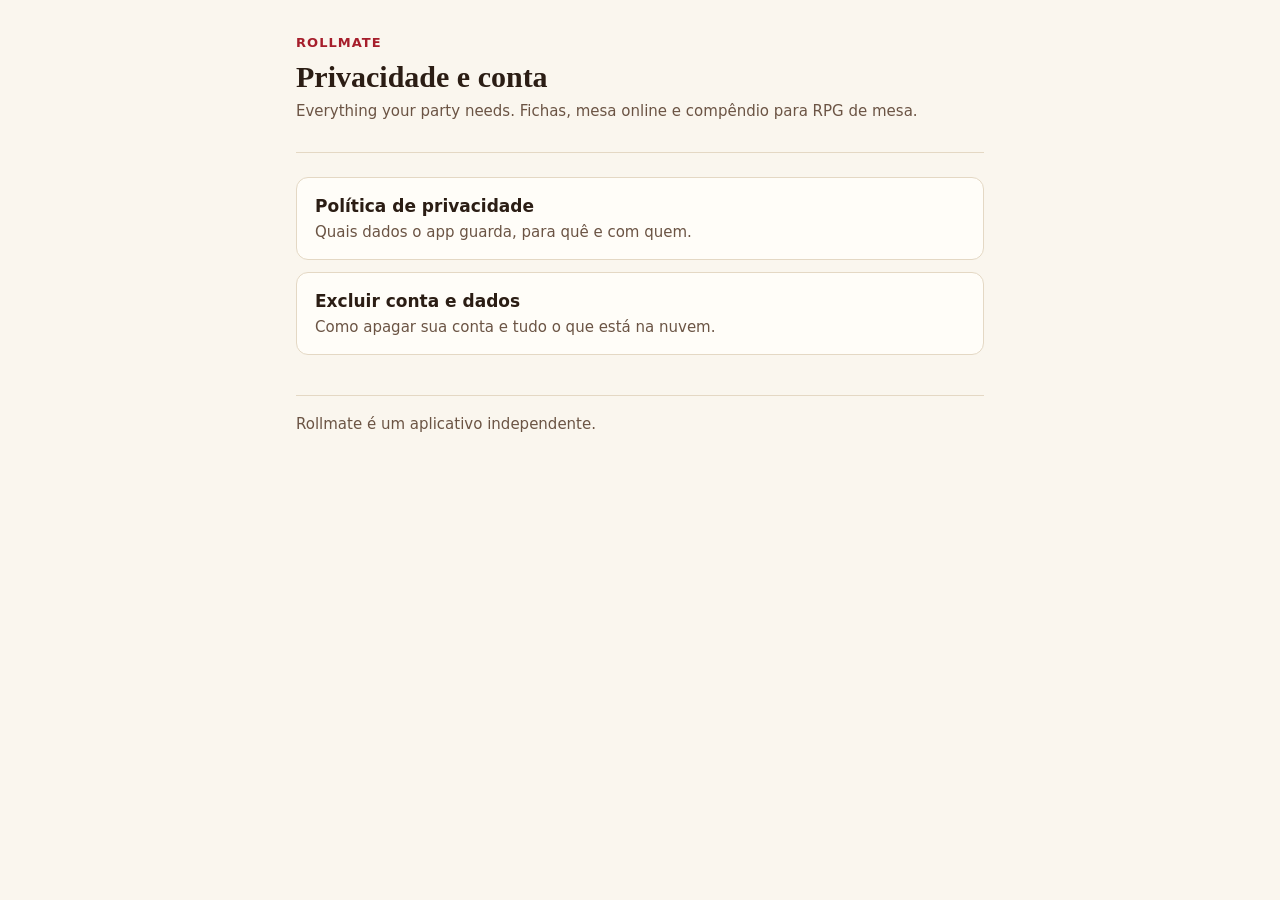
<file: index.html>
<!doctype html>
<html lang="pt-BR">
<head>
  <meta charset="utf-8">
  <meta name="viewport" content="width=device-width, initial-scale=1">
  <title>Rollmate — Termos e privacidade</title>
  <link rel="stylesheet" href="style.css">
</head>
<body>
<main>
  <header>
    <div class="eyebrow">Rollmate</div>
    <h1>Privacidade e conta</h1>
    <p class="muted">Everything your party needs. Fichas, mesa online e compêndio para RPG de mesa.</p>
  </header>
  <nav class="links">
    <a href="privacidade.html">Política de privacidade<span>Quais dados o app guarda, para quê e com quem.</span></a>
    <a href="excluir-conta.html">Excluir conta e dados<span>Como apagar sua conta e tudo o que está na nuvem.</span></a>
  </nav>
  <footer class="muted">Rollmate é um aplicativo independente.</footer>
</main>
</body>
</html>
</file>
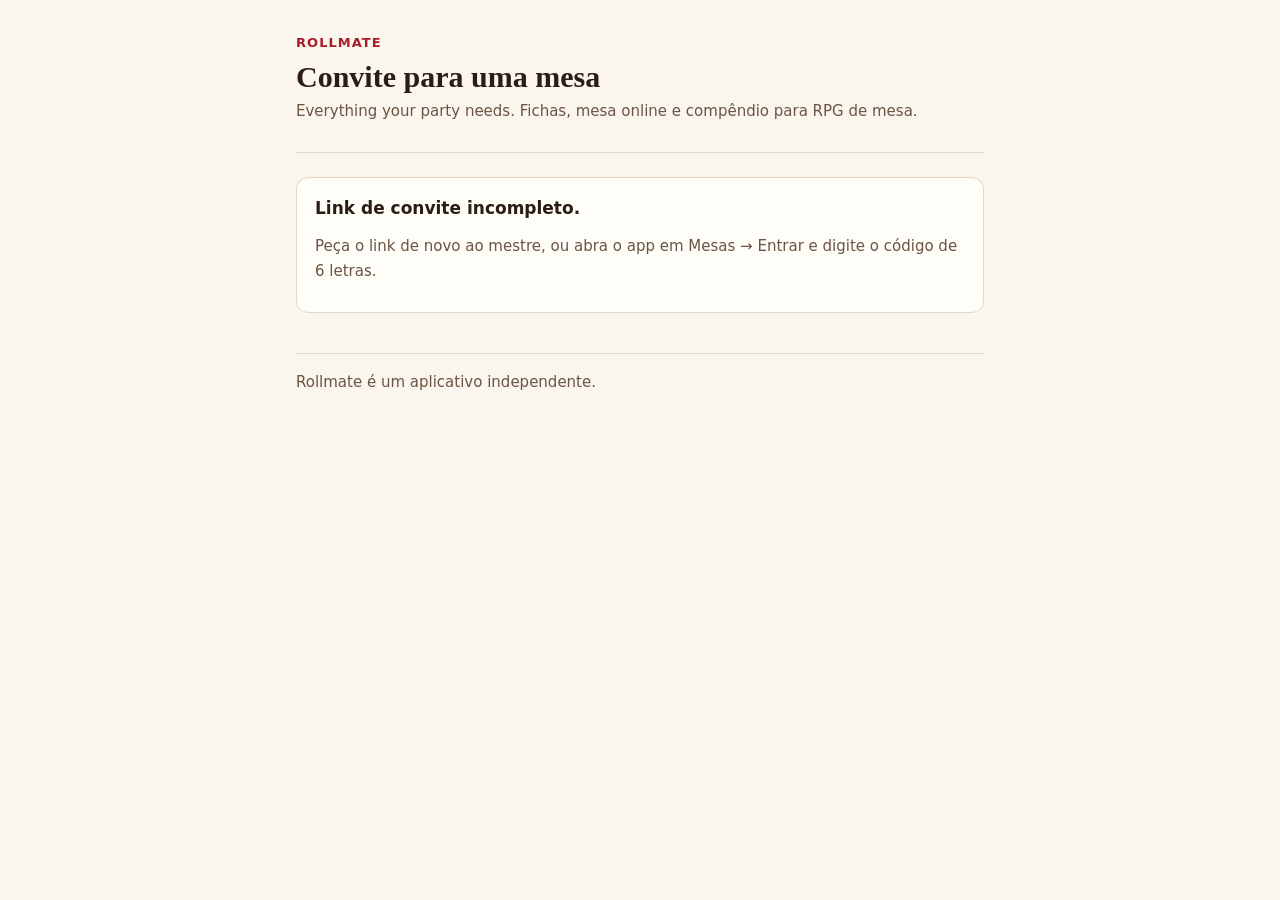
<file: mesa/index.html>
<!doctype html>
<html lang="pt-BR">
<head>
  <meta charset="utf-8">
  <meta name="viewport" content="width=device-width, initial-scale=1">
  <meta name="robots" content="noindex">
  <title>Convite para a mesa — Rollmate</title>
  <meta property="og:title" content="Convite para uma mesa no Rollmate">
  <meta property="og:description" content="Toque para entrar na mesa pelo app Rollmate.">
  <link rel="stylesheet" href="../style.css">
  <style>
    .invite { text-align: center; }
    .code { font: 700 40px/1.1 ui-monospace, 'Cascadia Mono', Consolas, monospace; letter-spacing: 0.18em; margin: 8px 0 4px; }
    .actions { display: flex; flex-direction: column; gap: 10px; margin: 20px 0 8px; }
    .btn { display: block; border-radius: 12px; padding: 14px 18px; font: 600 17px/1.2 system-ui, sans-serif; text-decoration: none; text-align: center; border: 1px solid var(--line); background: var(--surface); color: var(--text); cursor: pointer; }
    .box .btn { display: inline-block; margin: 10px auto 0; }
    .btn-primary { background: var(--accent); border-color: var(--accent); color: #fff; }
    ol { text-align: left; }
    [hidden] { display: none !important; }
  </style>
</head>
<body>
<main>
  <header>
    <div class="eyebrow">Rollmate</div>
    <h1>Convite para uma mesa</h1>
    <p class="muted">Everything your party needs. Fichas, mesa online e compêndio para RPG de mesa.</p>
  </header>

  <section id="ok" class="invite" hidden>
    <p>Seu mestre convidou você para a mesa. Código do convite:</p>
    <div class="box">
      <div class="code" id="code"></div>
      <button type="button" class="btn" id="copy">Copiar código</button>
    </div>
    <div class="actions">
      <a class="btn btn-primary" id="open" href="#">Abrir no app</a>
      <a class="btn" href="https://play.google.com/store/apps/details?id=com.rollmate.app">Instalar o app (Google Play)</a>
    </div>
    <h2>Não abriu?</h2>
    <ol>
      <li>Instale o app Rollmate e entre na sua conta (e-mail ou Google).</li>
      <li>Toque em <strong>Abrir no app</strong> de novo, ou abra o app em <strong>Mesas → Entrar</strong> e digite o código acima.</li>
    </ol>
  </section>

  <section id="bad" hidden>
    <div class="box">
      <p><strong>Link de convite incompleto.</strong></p>
      <p class="muted">Peça o link de novo ao mestre, ou abra o app em Mesas → Entrar e digite o código de 6 letras.</p>
    </div>
  </section>

  <footer class="muted">Rollmate é um aplicativo independente.</footer>
</main>
<script>
  (function () {
    var params = new URLSearchParams(location.search);
    var code = (params.get('c') || '').toUpperCase().replace(/\s/g, '');
    if (!/^[A-Z0-9]{6}$/.test(code)) {
      document.getElementById('bad').hidden = false;
      return;
    }
    document.getElementById('ok').hidden = false;
    document.getElementById('code').textContent = code;

    // Android: intent com volta para esta página (sem nova tentativa) se o app não estiver instalado
    var android = /Android/i.test(navigator.userAgent);
    var back = location.origin + location.pathname + '?c=' + code + '&app=0';
    var appUrl = android
      ? 'intent://mesa?c=' + code + '#Intent;scheme=rollmate;package=com.rollmate.app;S.browser_fallback_url=' + encodeURIComponent(back) + ';end'
      : 'rollmate://mesa?c=' + code;
    document.getElementById('open').href = appUrl;

    document.getElementById('copy').addEventListener('click', function () {
      var btn = this;
      navigator.clipboard.writeText(code).then(function () {
        btn.textContent = 'Código copiado';
      }, function () {
        btn.textContent = 'Selecione e copie: ' + code;
      });
    });

    // Primeira visita no Android: tenta abrir o app sozinho
    if (android && params.get('app') !== '0') location.href = appUrl;
  })();
</script>
</body>
</html>
</file>
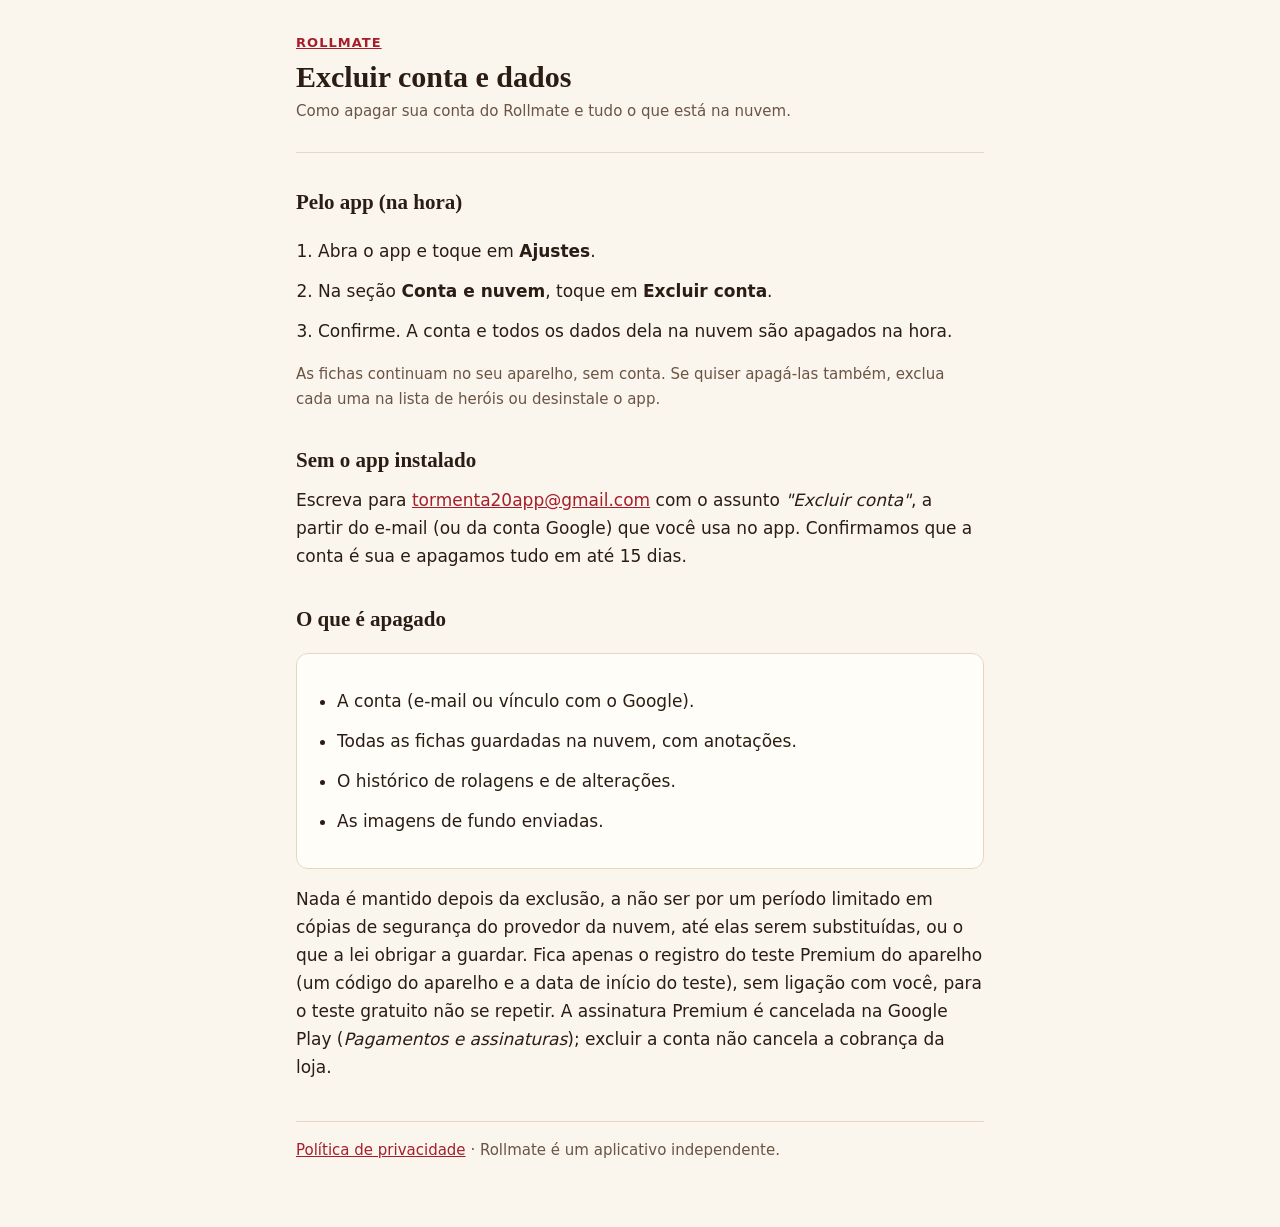
<file: excluir-conta.html>
<!doctype html>
<html lang="pt-BR">

<head>
  <meta charset="utf-8">
  <meta name="viewport" content="width=device-width, initial-scale=1">
  <title>Excluir conta — Rollmate</title>
  <link rel="stylesheet" href="style.css">
</head>

<body>
  <main>
    <header>
      <div class="eyebrow"><a href="index.html">Rollmate</a></div>
      <h1>Excluir conta e dados</h1>
      <p class="muted">Como apagar sua conta do Rollmate e tudo o que está na nuvem.</p>
    </header>

    <h2>Pelo app (na hora)</h2>
    <ol>
      <li>Abra o app e toque em <strong>Ajustes</strong>.</li>
      <li>Na seção <strong>Conta e nuvem</strong>, toque em <strong>Excluir conta</strong>.</li>
      <li>Confirme. A conta e todos os dados dela na nuvem são apagados na hora.</li>
    </ol>
    <p class="muted">
      As fichas continuam no seu aparelho, sem conta. Se quiser apagá-las também, exclua cada uma na lista de heróis ou
      desinstale o app.
    </p>

    <h2>Sem o app instalado</h2>
    <p>
      Escreva para <a href="mailto:tormenta20app@gmail.com?subject=Excluir%20conta">tormenta20app@gmail.com</a> com o
      assunto
      <em>"Excluir conta"</em>, a partir do e-mail (ou da conta Google) que você usa no app. Confirmamos que a conta é
      sua e
      apagamos tudo em até 15 dias.
    </p>

    <h2>O que é apagado</h2>
    <div class="box">
      <ul>
        <li>A conta (e-mail ou vínculo com o Google).</li>
        <li>Todas as fichas guardadas na nuvem, com anotações.</li>
        <li>O histórico de rolagens e de alterações.</li>
        <li>As imagens de fundo enviadas.</li>
      </ul>
    </div>
    <p>
      Nada é mantido depois da exclusão, a não ser por um período limitado em cópias de segurança do provedor da nuvem,
      até elas serem substituídas, ou o que a lei obrigar a guardar. Fica apenas o registro do teste Premium do aparelho
      (um código do aparelho e a data de início do teste), sem ligação com você, para o teste gratuito não se repetir.
      A assinatura Premium é cancelada na Google Play (<em>Pagamentos e assinaturas</em>); excluir a conta não cancela a
      cobrança da loja.
    </p>

    <footer class="muted">
      <a href="privacidade.html">Política de privacidade</a> ·
      Rollmate é um aplicativo independente.
    </footer>
  </main>
</body>

</html>
</file>
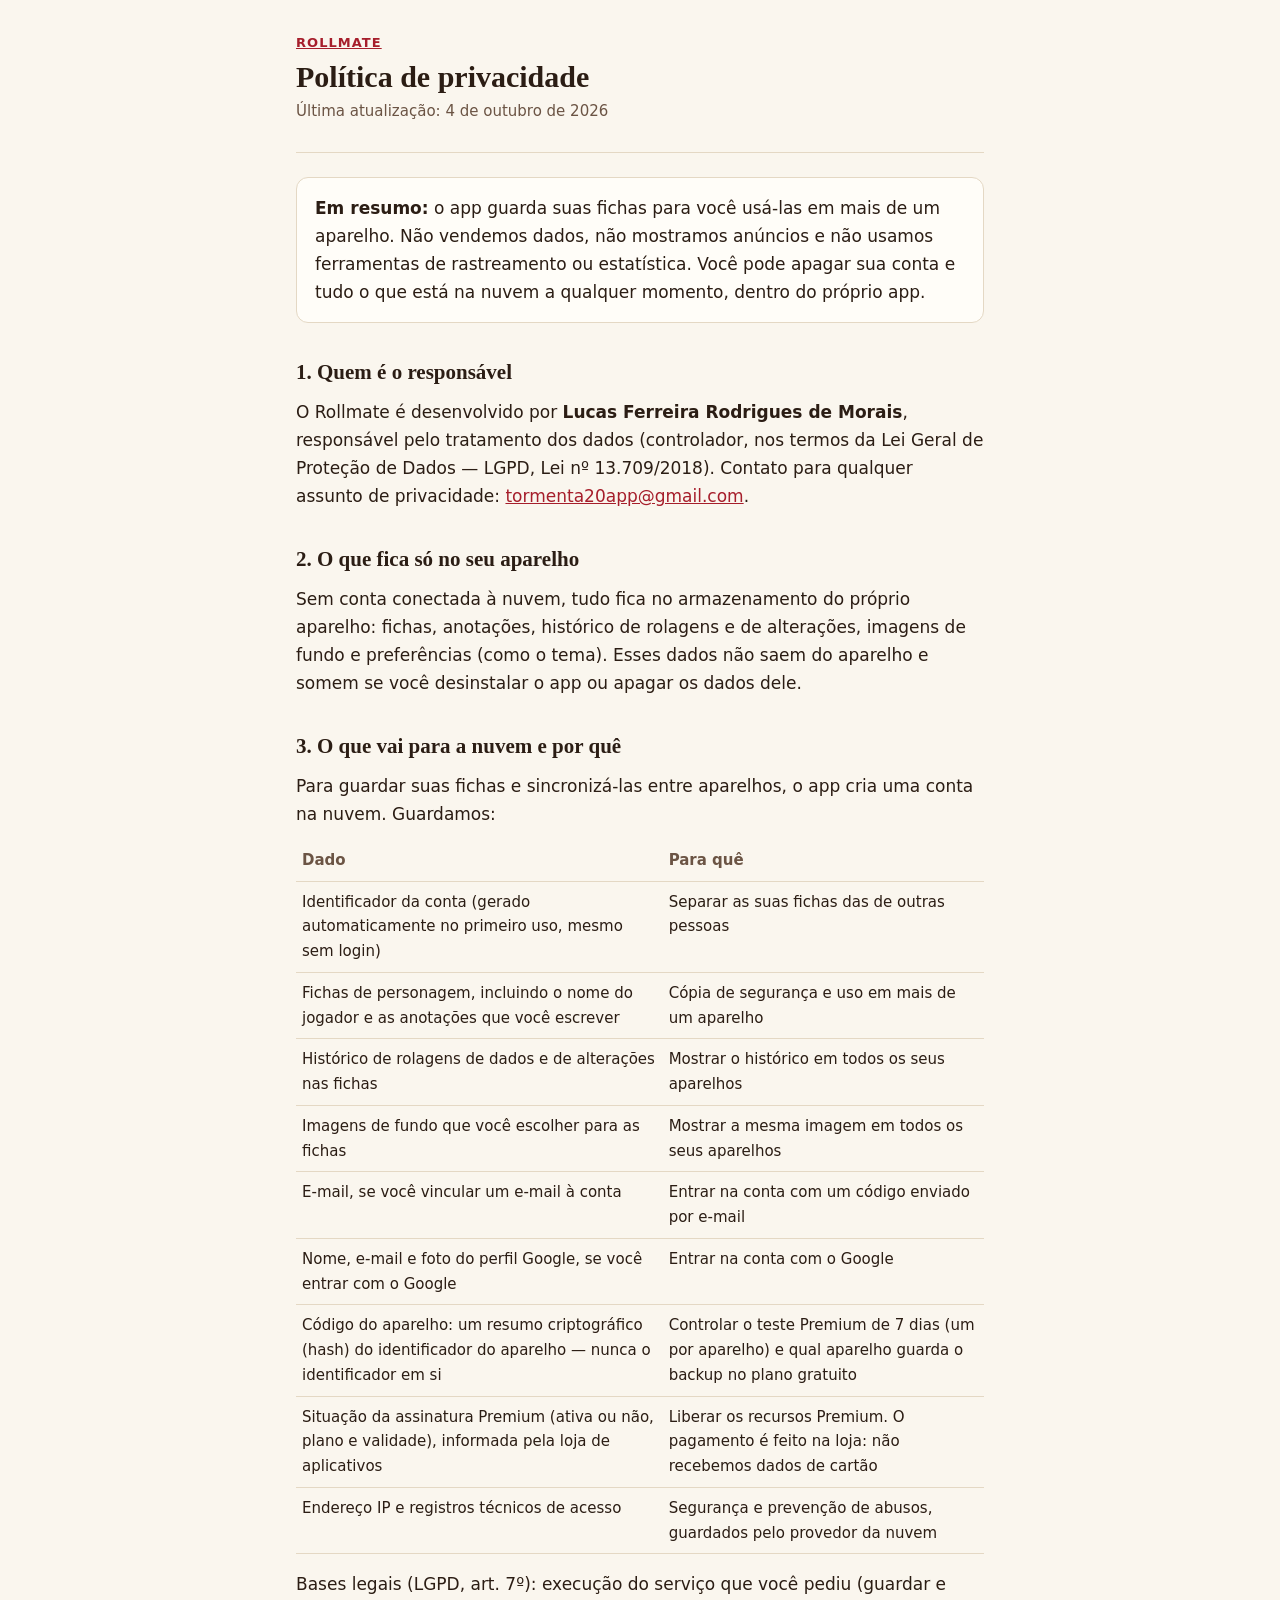
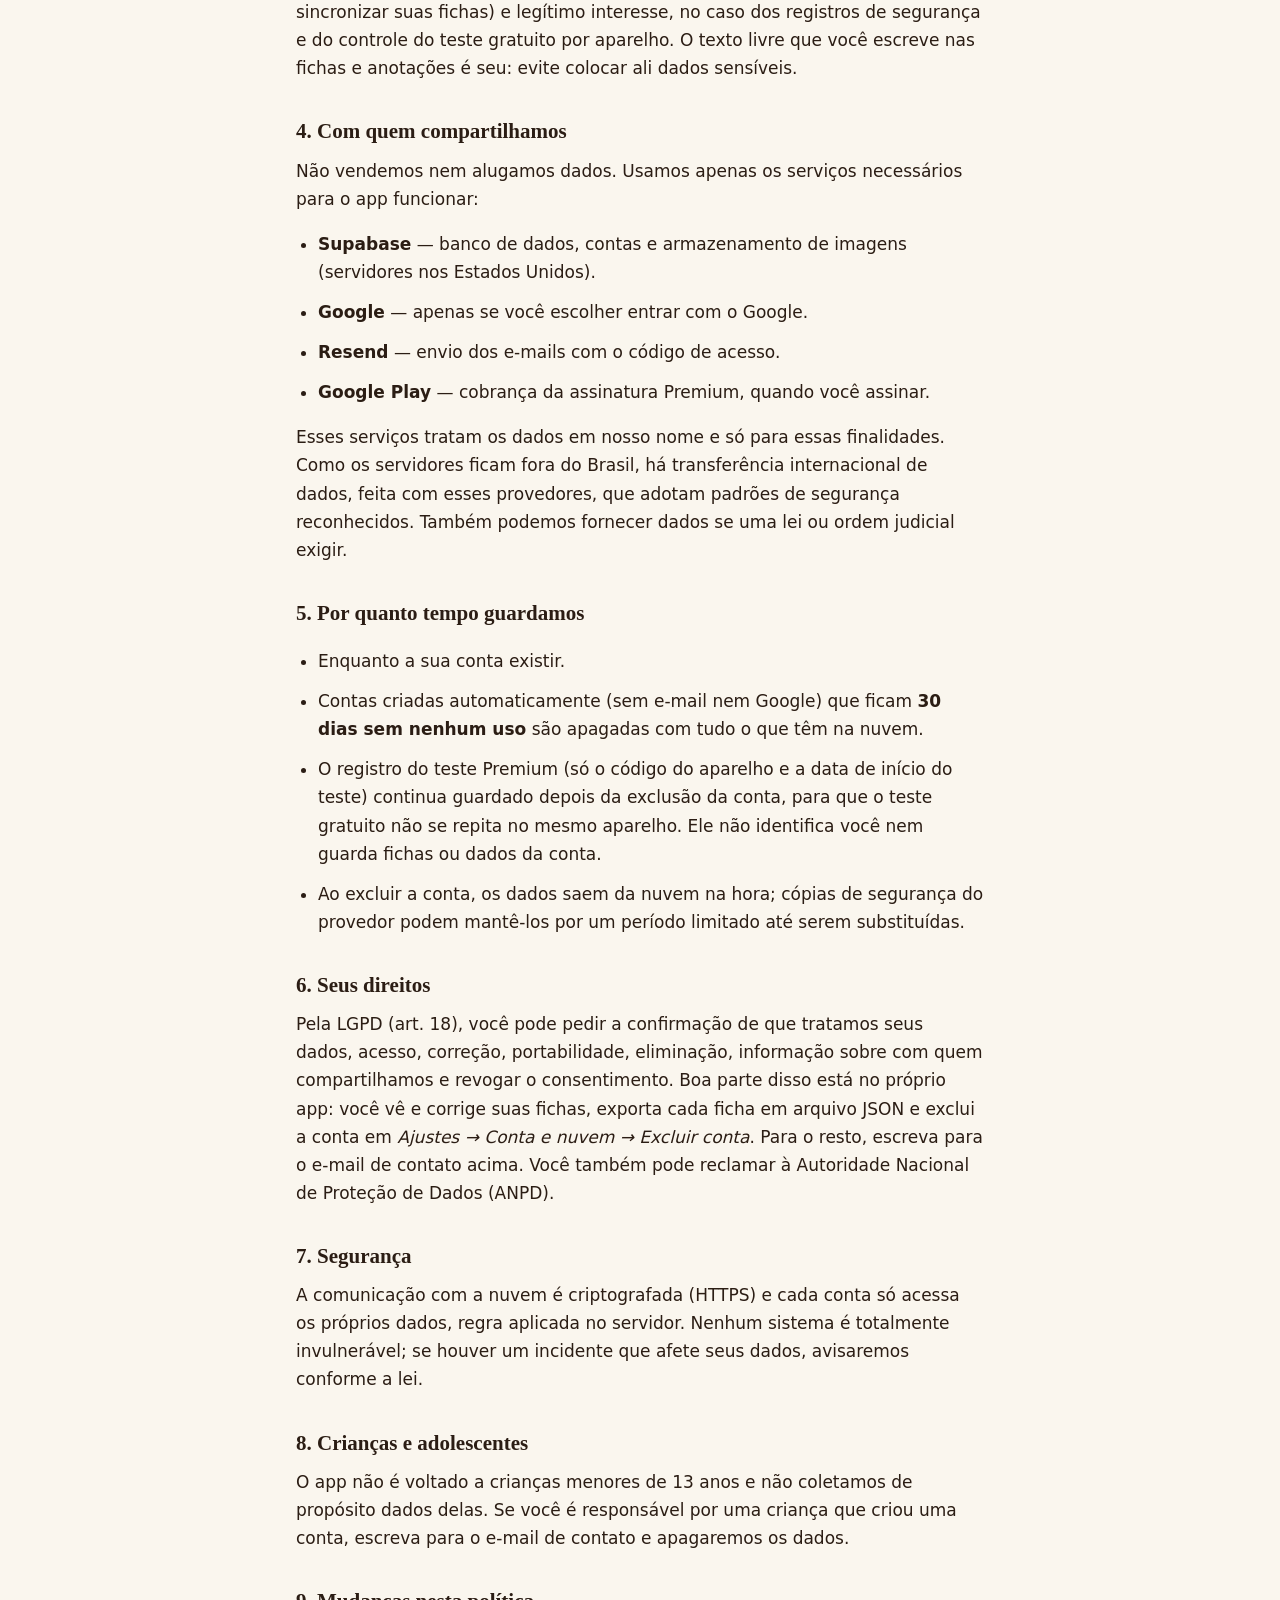
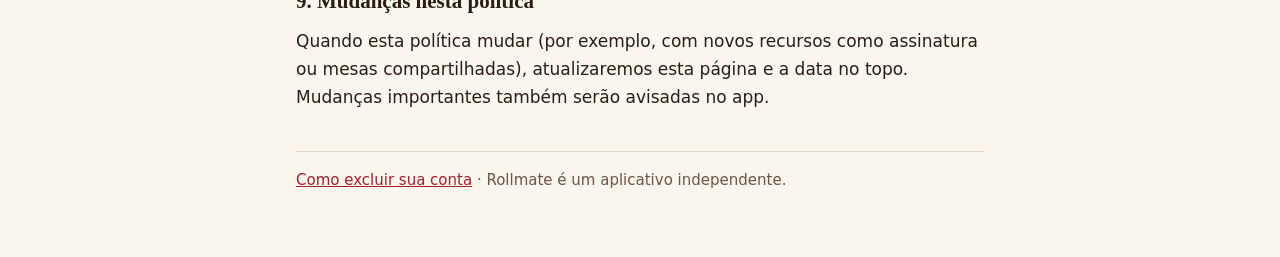
<file: privacidade.html>
<!doctype html>
<html lang="pt-BR">

<head>
  <meta charset="utf-8">
  <meta name="viewport" content="width=device-width, initial-scale=1">
  <title>Política de privacidade — Rollmate</title>
  <link rel="stylesheet" href="style.css">
</head>

<body>
  <main>
    <header>
      <div class="eyebrow"><a href="index.html">Rollmate</a></div>
      <h1>Política de privacidade</h1>
      <p class="muted">Última atualização: 4 de outubro de 2026</p>
    </header>

    <div class="box">
      <strong>Em resumo:</strong> o app guarda suas fichas para você usá-las em mais de um aparelho. Não vendemos dados,
      não mostramos anúncios e não usamos ferramentas de rastreamento ou estatística. Você pode apagar sua conta e tudo
      o que está na nuvem a qualquer momento, dentro do próprio app.
    </div>

    <h2>1. Quem é o responsável</h2>
    <p>
      O Rollmate é desenvolvido por <strong>Lucas Ferreira Rodrigues de Morais</strong>, responsável pelo
      tratamento dos dados
      (controlador, nos termos da Lei Geral de Proteção de Dados — LGPD, Lei nº 13.709/2018).
      Contato para qualquer assunto de privacidade: <a
        href="mailto:tormenta20app@gmail.com">tormenta20app@gmail.com</a>.
    </p>

    <h2>2. O que fica só no seu aparelho</h2>
    <p>
      Sem conta conectada à nuvem, tudo fica no armazenamento do próprio aparelho: fichas, anotações, histórico de
      rolagens e de alterações, imagens de fundo e preferências (como o tema). Esses dados não saem do aparelho e somem
      se
      você desinstalar o app ou apagar os dados dele.
    </p>

    <h2>3. O que vai para a nuvem e por quê</h2>
    <p>Para guardar suas fichas e sincronizá-las entre aparelhos, o app cria uma conta na nuvem. Guardamos:</p>
    <table>
      <tr>
        <th>Dado</th>
        <th>Para quê</th>
      </tr>
      <tr>
        <td>Identificador da conta (gerado automaticamente no primeiro uso, mesmo sem login)</td>
        <td>Separar as suas fichas das de outras pessoas</td>
      </tr>
      <tr>
        <td>Fichas de personagem, incluindo o nome do jogador e as anotações que você escrever</td>
        <td>Cópia de segurança e uso em mais de um aparelho</td>
      </tr>
      <tr>
        <td>Histórico de rolagens de dados e de alterações nas fichas</td>
        <td>Mostrar o histórico em todos os seus aparelhos</td>
      </tr>
      <tr>
        <td>Imagens de fundo que você escolher para as fichas</td>
        <td>Mostrar a mesma imagem em todos os seus aparelhos</td>
      </tr>
      <tr>
        <td>E-mail, se você vincular um e-mail à conta</td>
        <td>Entrar na conta com um código enviado por e-mail</td>
      </tr>
      <tr>
        <td>Nome, e-mail e foto do perfil Google, se você entrar com o Google</td>
        <td>Entrar na conta com o Google</td>
      </tr>
      <tr>
        <td>Código do aparelho: um resumo criptográfico (hash) do identificador do aparelho — nunca o identificador em si</td>
        <td>Controlar o teste Premium de 7 dias (um por aparelho) e qual aparelho guarda o backup no plano gratuito</td>
      </tr>
      <tr>
        <td>Situação da assinatura Premium (ativa ou não, plano e validade), informada pela loja de aplicativos</td>
        <td>Liberar os recursos Premium. O pagamento é feito na loja: não recebemos dados de cartão</td>
      </tr>
      <tr>
        <td>Endereço IP e registros técnicos de acesso</td>
        <td>Segurança e prevenção de abusos, guardados pelo provedor da nuvem</td>
      </tr>
    </table>
    <p>
      Bases legais (LGPD, art. 7º): execução do serviço que você pediu (guardar e sincronizar suas fichas) e legítimo
      interesse, no caso dos registros de segurança e do controle do teste gratuito por aparelho. O texto livre que você escreve nas fichas e anotações é seu: evite
      colocar ali dados sensíveis.
    </p>

    <h2>4. Com quem compartilhamos</h2>
    <p>Não vendemos nem alugamos dados. Usamos apenas os serviços necessários para o app funcionar:</p>
    <ul>
      <li><strong>Supabase</strong> — banco de dados, contas e armazenamento de imagens (servidores nos Estados Unidos).
      </li>
      <li><strong>Google</strong> — apenas se você escolher entrar com o Google.</li>
      <li><strong>Resend</strong> — envio dos e-mails com o código de acesso.</li>
      <li><strong>Google Play</strong> — cobrança da assinatura Premium, quando você assinar.</li>
    </ul>
    <p>
      Esses serviços tratam os dados em nosso nome e só para essas finalidades. Como os servidores ficam fora do Brasil,
      há transferência internacional de dados, feita com esses provedores, que adotam padrões de segurança reconhecidos.
      Também podemos fornecer dados se uma lei ou ordem judicial exigir.
    </p>

    <h2>5. Por quanto tempo guardamos</h2>
    <ul>
      <li>Enquanto a sua conta existir.</li>
      <li>Contas criadas automaticamente (sem e-mail nem Google) que ficam <strong>30 dias sem nenhum uso</strong> são
        apagadas com tudo o que têm na nuvem.</li>
      <li>O registro do teste Premium (só o código do aparelho e a data de início do teste) continua guardado depois da
        exclusão da conta, para que o teste gratuito não se repita no mesmo aparelho. Ele não identifica você nem guarda
        fichas ou dados da conta.</li>
      <li>Ao excluir a conta, os dados saem da nuvem na hora; cópias de segurança do provedor podem mantê-los por um
        período limitado até serem substituídas.</li>
    </ul>

    <h2>6. Seus direitos</h2>
    <p>
      Pela LGPD (art. 18), você pode pedir a confirmação de que tratamos seus dados, acesso, correção, portabilidade,
      eliminação, informação sobre com quem compartilhamos e revogar o consentimento. Boa parte disso está no próprio
      app:
      você vê e corrige suas fichas, exporta cada ficha em arquivo JSON e exclui a conta em
      <em>Ajustes → Conta e nuvem → Excluir conta</em>. Para o resto, escreva para o e-mail de contato acima.
      Você também pode reclamar à Autoridade Nacional de Proteção de Dados (ANPD).
    </p>

    <h2>7. Segurança</h2>
    <p>
      A comunicação com a nuvem é criptografada (HTTPS) e cada conta só acessa os próprios dados, regra aplicada no
      servidor. Nenhum sistema é totalmente invulnerável; se houver um incidente que afete seus dados, avisaremos
      conforme
      a lei.
    </p>

    <h2>8. Crianças e adolescentes</h2>
    <p>
      O app não é voltado a crianças menores de 13 anos e não coletamos de propósito dados delas. Se você é responsável
      por uma criança que criou uma conta, escreva para o e-mail de contato e apagaremos os dados.
    </p>

    <h2>9. Mudanças nesta política</h2>
    <p>
      Quando esta política mudar (por exemplo, com novos recursos como assinatura ou mesas compartilhadas),
      atualizaremos
      esta página e a data no topo. Mudanças importantes também serão avisadas no app.
    </p>

    <footer class="muted">
      <a href="excluir-conta.html">Como excluir sua conta</a> ·
      Rollmate é um aplicativo independente.
    </footer>
  </main>
</body>

</html>
</file>
<file: style.css>
:root {
  --bg: #faf6ee;
  --surface: #fffdf8;
  --text: #2b1d14;
  --muted: #6b5444;
  --line: #e4d8c4;
  --accent: #a61e2b;
  color-scheme: light dark;
}
@media (prefers-color-scheme: dark) {
  :root {
    --bg: #14100d;
    --surface: #1d1814;
    --text: #efe4d2;
    --muted: #b5a18a;
    --line: #3a3029;
    --accent: #e5534b;
  }
}
* { box-sizing: border-box; }
body {
  margin: 0;
  background: var(--bg);
  color: var(--text);
  font: 17px/1.65 system-ui, -apple-system, 'Segoe UI', Roboto, sans-serif;
}
main { max-width: 720px; margin: 0 auto; padding: 32px 16px 64px; }
header { border-bottom: 1px solid var(--line); margin-bottom: 24px; padding-bottom: 16px; }
.eyebrow { color: var(--accent); font-size: 13px; font-weight: 700; letter-spacing: 0.08em; text-transform: uppercase; }
h1 { font-family: Georgia, serif; font-size: 30px; line-height: 1.2; margin: 6px 0 4px; }
h2 { font-family: Georgia, serif; font-size: 21px; margin: 32px 0 8px; }
p, li { margin: 0 0 12px; }
ul, ol { padding-left: 22px; }
a { color: var(--accent); }
.muted { color: var(--muted); font-size: 15px; }
.box { background: var(--surface); border: 1px solid var(--line); border-radius: 12px; padding: 16px 18px; margin: 16px 0; }
table { border-collapse: collapse; width: 100%; font-size: 15px; margin: 8px 0 16px; }
th, td { border-bottom: 1px solid var(--line); padding: 8px 6px; text-align: left; vertical-align: top; }
th { color: var(--muted); font-weight: 600; }
.links a { display: block; background: var(--surface); border: 1px solid var(--line); border-radius: 12px; padding: 14px 18px; margin: 12px 0; text-decoration: none; color: var(--text); font-weight: 600; }
.links a span { display: block; color: var(--muted); font-weight: 400; font-size: 15px; }
footer { border-top: 1px solid var(--line); margin-top: 40px; padding-top: 16px; }
</file>
